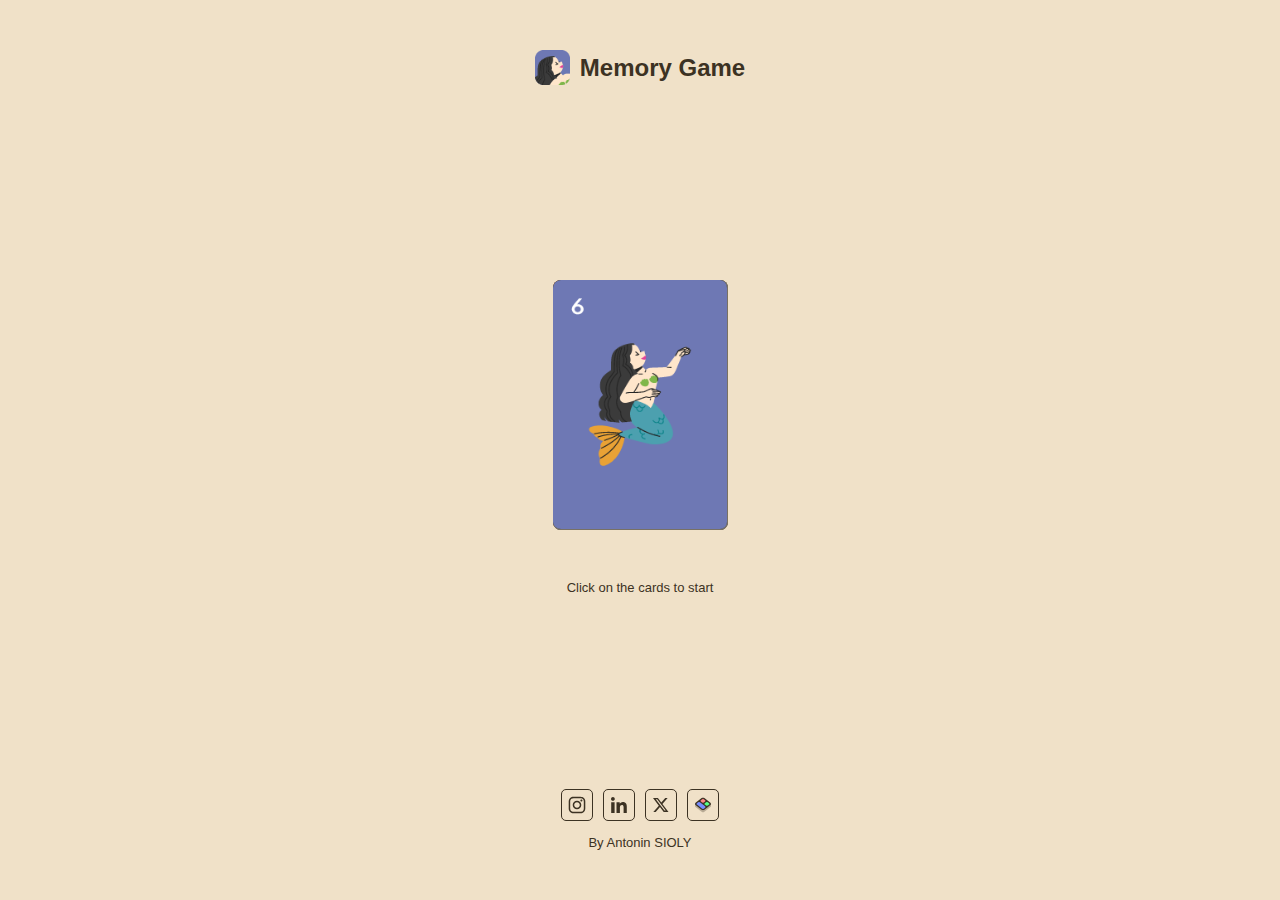
<file: index.html>
<!DOCTYPE html>
<html lang="en">
<head>
    <meta charset="UTF-8">
    <meta name="viewport" content="width=device-width, initial-scale=1.0">
    <title>Memory Game</title>
    <link rel="icon" href="Assets/Icon-memory-game.png">
    <link rel="stylesheet" href="style.css">
</head>
<body id="menu">
    <section class="page">
        <header>
            <img class="logo" src="Assets/Icon-memory-game.png" alt="Logo"/>
            <h1>Memory Game</h1>
        </header>

        <section class="card-container">
            <div class="card-start">
                <img class="card-0" src="Assets/Cards/card-mermaid.png" onclick="startGame()"/>
                <img class="card-1" src="Assets/Cards/card-cactus.png" onclick="startGame()"/>
                <img class="card-2" src="Assets/Cards/card-flag.png" onclick="startGame()"/>
                <img class="card-3" src="Assets/Cards/card-skull.png" onclick="startGame()"/>
            </div>
            <p class="annotation">Click on the cards to start</p>
        </section>
        
        <footer>
            <div class="social">
                <a class="icon-social" href="https://www.instagram.com/antoooo.sio/" target="_blank"><img src="Assets/Icons/Socials/icon-instagram.svg" alt="Instagram"></a>
                <a class="icon-social" href="https://www.linkedin.com/in/antoooo/" target="_blank"><img src="Assets/Icons/Socials/icon-linkedin.svg" alt="LinkedIn"></a>
                <a class="icon-social" href="https://twitter.com/antoooo_sio" target="_blank"><img src="Assets/Icons/Socials/icon-x.svg" alt="X (Twitter)"></a>
                <a class="icon-social" href="https://bento.me/antoooo" target="_blank"><img src="Assets/Icons/Socials/icon-bento.svg" alt="Bento"></a>
            </div>
            <p class="annotation">By Antonin SIOLY</p>
        </footer>
    </section>
    <script src="script.js"></script>
</body>
</html>
</file>
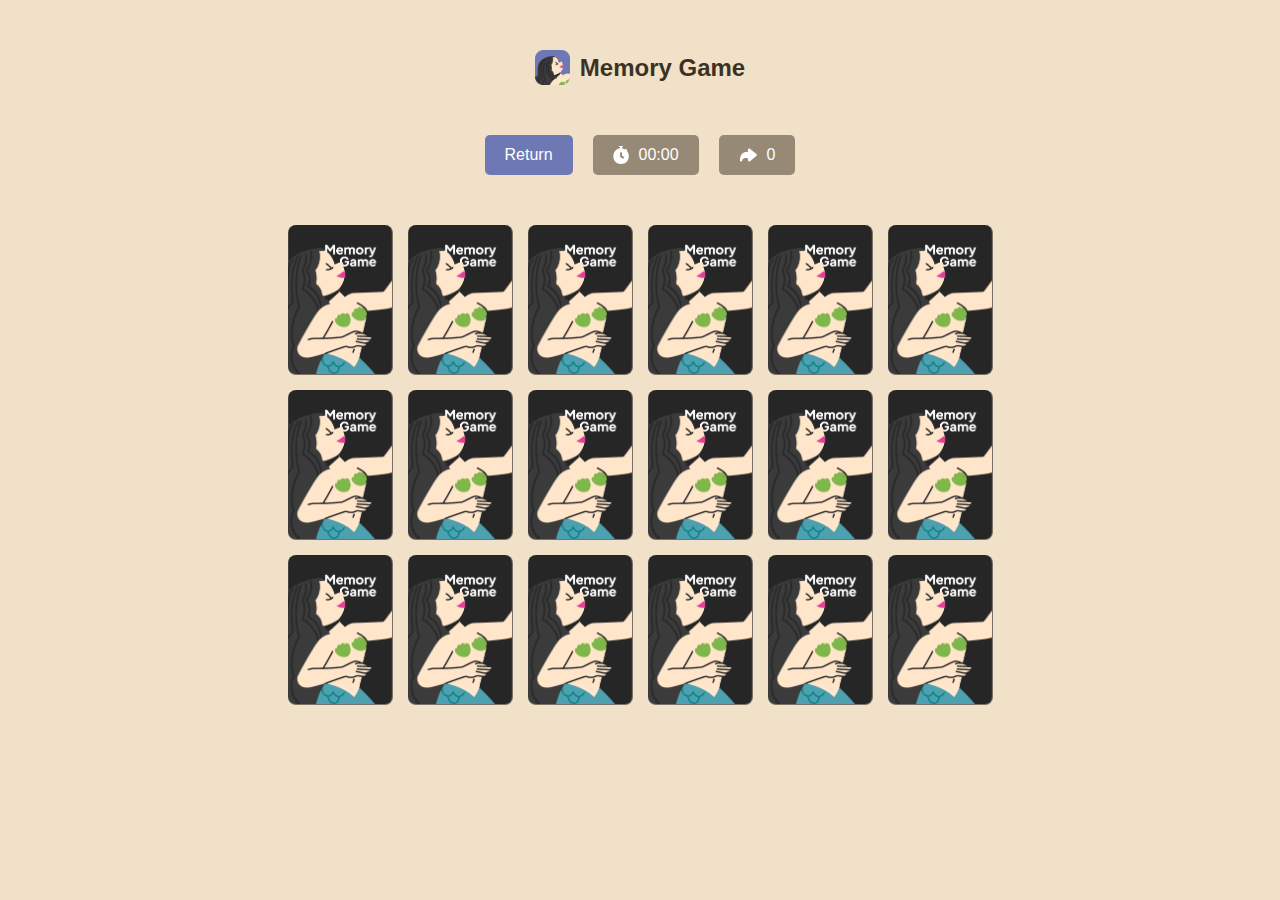
<file: game.html>
<!DOCTYPE html>
<html lang="en">
<head>
    <meta charset="UTF-8">
    <meta name="viewport" content="width=device-width, initial-scale=1.0">
    <title>Memory Game</title>
    <link rel="icon" href="Assets/Icon-memory-game.png">
    <link rel="stylesheet" href="style.css">
</head>
<body id="game">
    <section class="page-game">
        <header>
            <img class="logo" src="Assets/Icon-memory-game.png" alt="Logo"/>
            <h1>Memory Game</h1>
        </header>

        <div class="info">
            <a class="return-btn" onclick="returnToMenu()"><p class="p-menu">Return</p></a>
            <div class="time">
                <img src="Assets/Icons/icon-timer.svg"/>
                <p class="p-menu" id="timer">00:00</p>
            </div>
            <div class="moves">
                <img src="Assets/Icons/icon-moves.svg"/>
                <p class="p-menu" id="moves">0</p>
            </div>
        </div>
        <div id="game-board">

        </div>
    </section>
    <script src="script.js"></script>
</body>
</html>
</file>
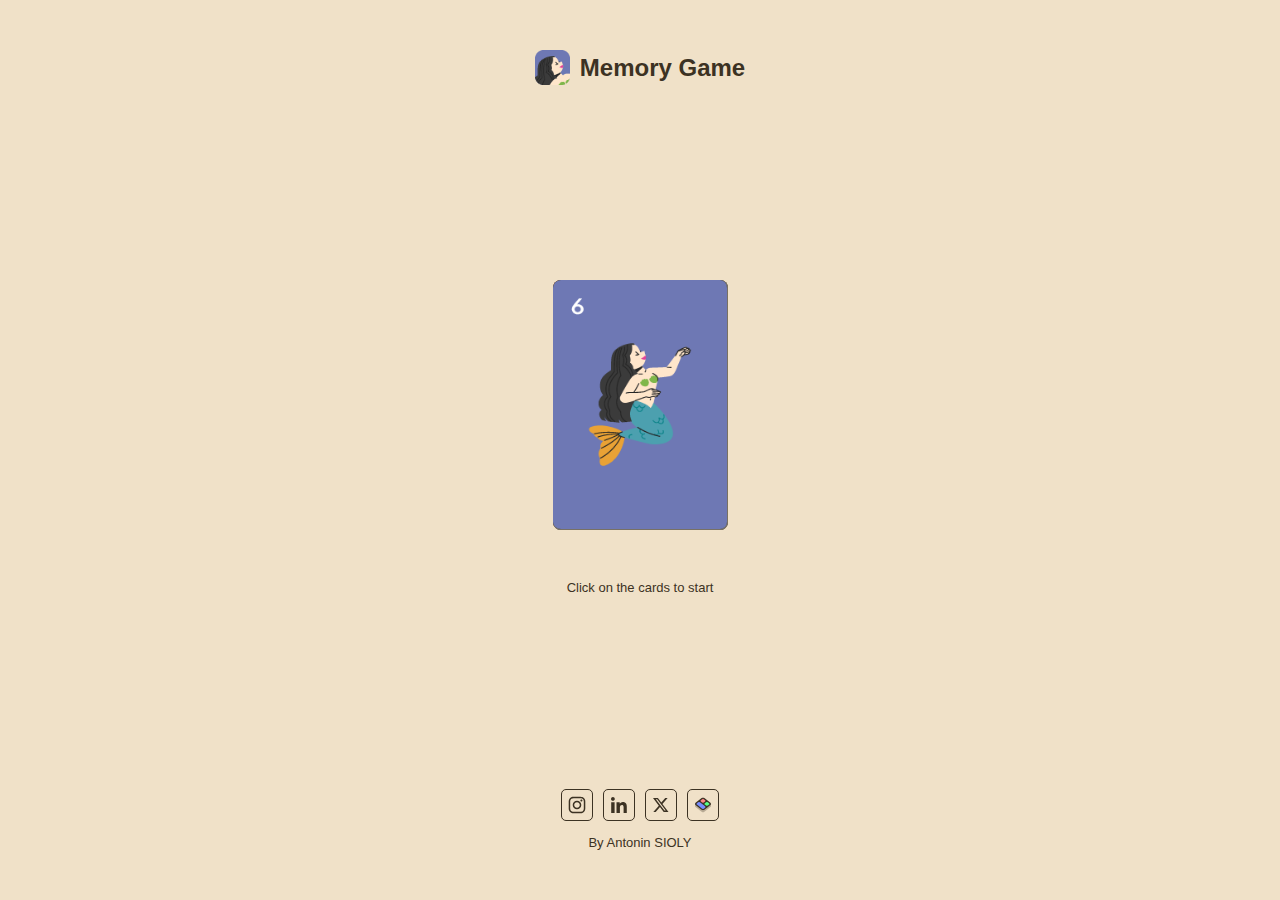
<file: menu.html>
<!DOCTYPE html>
<html lang="en">
<head>
    <meta charset="UTF-8">
    <meta name="viewport" content="width=device-width, initial-scale=1.0">
    <title>Memory Game</title>
    <link rel="icon" href="Assets/Icon.png">
    <link rel="stylesheet" href="style.css">
</head>
<body id="menu">
    <section class="page">
        <header>
            <img class="logo" src="Assets/Icon.png" alt="Logo"/>
            <h1>Memory Game</h1>
        </header>

        <section class="card-container">
            <div class="card-start">
                <img class="card-0" src="Assets/Cards/card-mermaid.png" onclick="startGame()"/>
                <img class="card-1" src="Assets/Cards/card-cactus.png" onclick="startGame()"/>
                <img class="card-2" src="Assets/Cards/card-flag.png" onclick="startGame()"/>
                <img class="card-3" src="Assets/Cards/card-skull.png" onclick="startGame()"/>
            </div>
            <p class="annotation">Click on the cards to start</p>
        </section>
        
        <footer>
            <div class="social">
                <a class="icon-social" href="https://www.instagram.com/antoooo.xyz/" target="_blank"><img src="Assets/Icons/Socials/icon-instagram.svg" alt="Instagram"></a>
                <a class="icon-social" href="https://www.linkedin.com/in/antoooo/" target="_blank"><img src="Assets/Icons/Socials/icon-linkedin.svg" alt="LinkedIn"></a>
                <a class="icon-social" href="https://twitter.com/antoooo_sio" target="_blank"><img src="Assets/Icons/Socials/icon-x.svg" alt="X (Twitter)"></a>
                <a class="icon-social" href="https://bento.me/antoooo" target="_blank"><img src="Assets/Icons/Socials/icon-bento.svg" alt="Bento"></a>
            </div>
            <p class="annotation">By Antonin SIOLY</p>
        </footer>
    </section>
    <script src="script.js"></script>
</body>
</html>
</file>
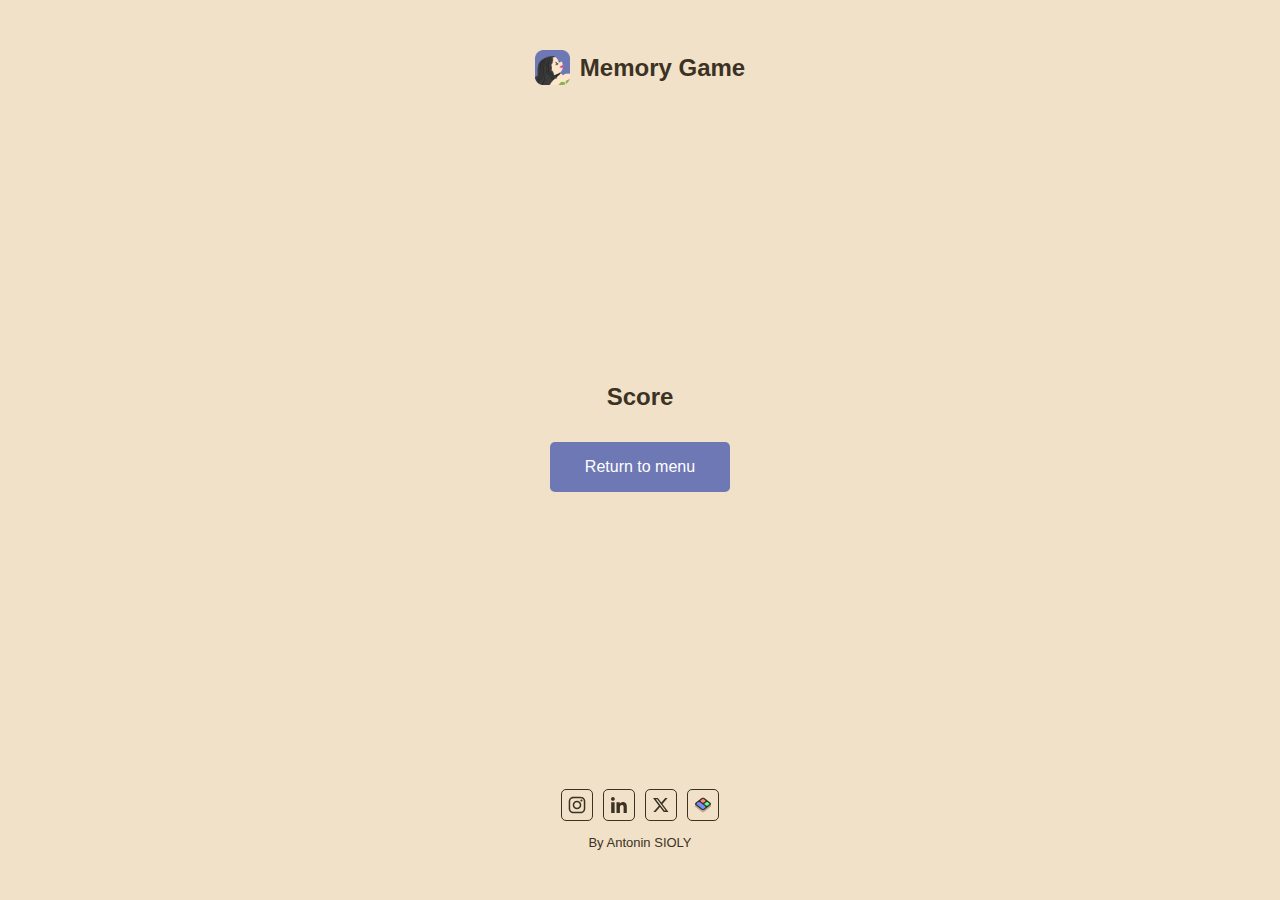
<file: score.html>
<!DOCTYPE html>
<html lang="en">
<head>
    <meta charset="UTF-8">
    <meta name="viewport" content="width=device-width, initial-scale=1.0">
    <title>Memory Game</title>
    <link rel="icon" href="Assets/Icon-memory-game.png">
    <link rel="stylesheet" href="style.css">
</head>
<body id="score">
    <section class="page">
        <header>
            <img class="logo" src="Assets/Icon-memory-game.png" alt="Logo"/>
            <h1>Memory Game</h1>
        </header>

        <section class="score-container">
            <div class="score-title">
                <h1>Score</h1>
                <div class="score-info">
                    <p id="final-score"></p>
                </div>
            </div>
            <a class="score-return-btn" onclick="returnToMenu()"><p class="p-menu">Return to menu</p></a>
        </section>

        <footer>
            <div class="social">
                <a class="icon-social" href="https://www.instagram.com/antoooo.sio/" target="_blank"><img src="Assets/Icons/Socials/icon-instagram.svg" alt="Instagram"></a>
                <a class="icon-social" href="https://www.linkedin.com/in/antoooo/" target="_blank"><img src="Assets/Icons/Socials/icon-linkedin.svg" alt="LinkedIn"></a>
                <a class="icon-social" href="https://twitter.com/antoooo_sio" target="_blank"><img src="Assets/Icons/Socials/icon-x.svg" alt="X (Twitter)"></a>
                <a class="icon-social" href="https://bento.me/antoooo" target="_blank"><img src="Assets/Icons/Socials/icon-bento.svg" alt="Bento"></a>
            </div>
            <p class="annotation">By Antonin SIOLY</p>
        </footer>
    </section>
    <script src="script.js"></script>
</body>
</html>
</file>
<file: style.css>
* {
    font-family: "Plus Jakarta Sans", sans-serif;
    font-style: normal;

    margin: 0px;
    padding: 0px;
    box-sizing: border-box;
}

body {
    background: #F0E1C8;
}

/* Font Style */

p {
    font-weight: 400;
    font-size: 16px;
    line-height: 20px;

    color: #3C3223;
}

.p-menu {
    font-weight: 400;
    font-size: 16px;
    line-height: 20px;

    color: #ffffff;
}

.annotation {
    font-weight: 500;
    font-size: 13px;
    line-height: 15px;

    color: #3C3223;
}

h1 {
    font-weight: 700;
    font-size: 24px;
    line-height: 30px;

    color: #3C3223;
}

/* Page */

.page {
    display: flex;
    flex-direction: column;
    justify-content: space-between;
    align-items: center;
    padding: 50px;
    margin: auto;
    gap: 50px;

    max-width: 740px;
    height: 100vh;
}

/* Header */

header {
    display: flex;
    justify-content: center;
    flex-direction: row;
    align-items: center;
    gap: 10px;

    width: 100%;
    height: auto;
}

.logo {
    width: 35px;
}

/* Footer */

footer {
    display: flex;
    flex-direction: column;
    justify-content: center;
    align-items: center;
    gap: 10px;

    width: 100%;
    height: auto;
}

.social {
    display: flex;
    flex-direction: row;
    align-items: center;
    gap: 10px;
}

.icon-social:hover {
    scale: 1.05;
}

/* Page Menu */

.card-container {
    display: flex;
    flex-direction: column;
    justify-content: center;
    align-items: center;
    gap: 50px;

    width: 100%;
    height: auto;
}

.card-start {
    display: flex;
    position: relative;

    width: auto;
    height: auto;

    cursor: pointer;
}

.card-0 {
    position: absolute;
    width: 175px;
    height: 250px;

    border-width: 0px 1px 1px 0px;
    border-style: solid;
    border-color: #787164;
    border-radius: 8px;

    z-index: 3;
    transition: 0.3s;
}

.card-1 {
    width: 175px;
    height: 250px;
    
    border-width: 0px 1px 1px 0px;
    border-style: solid;
    border-color: #787164;
    border-radius: 8px;

    z-index: 2;
}

.card-2 {
    position: absolute;
    width: 175px;
    height: 250px;
    
    border-width: 0px 1px 1px 0px;
    border-style: solid;
    border-color: #787164;
    border-radius: 8px;

    z-index: 1;
    transition: 0.6s;
}

.card-3 {
    position: absolute;
    width: 175px;
    height: 250px;
    
    border-width: 0px 1px 1px 0px;
    border-style: solid;
    border-color: #787164;
    border-radius: 8px;

    transition: 0.9s;
}

.card-start:hover .card-0 {
    transform: rotate(8deg);
}

.card-start:hover .card-2 {
    transform: translate(-10px, 5px) rotate(-4deg);
}

.card-start:hover .card-3 {
    transform: translate(-10px, 5px) rotate(4deg);
}

/* Page Game */

.page-game {
    display: flex;
    flex-direction: column;
    align-items: center;
    padding: 50px;
    margin: auto;
    gap: 50px;

    max-width: 810px;
    height: auto;
}

@media screen and (max-width: 750px) {
    .page-game {
        padding: 10px;
        gap: 20px;
    }
}

@media screen and (max-width: 850px) {
    .page-game {
        padding: 20px;
        gap: 20px;
    }
}

.info {
    display: flex;
    justify-content: center;
    flex-direction: row;
    align-items: flex-start;
    gap: 20px;

    height: auto;
}

@media screen and (max-width: 350px) {
    .info {
        display: flex;
        justify-content: center;
        flex-direction: column;
        align-items: center;
        gap: 20px;
    }
}

.return-btn {
    display: flex;
    flex-direction: row;
    justify-content: center;
    align-items: center;
    padding: 10px 20px;
    gap: 10px;

    background: #6E78B4;
    border-radius: 5px;

    transition: 0.3s;
    cursor: pointer;
}

.return-btn:hover {
    background: #7e88c2;
    scale: 1.03;
}

.time {
    display: flex;
    flex-direction: row;
    justify-content: center;
    align-items: center;
    padding: 10px 20px;
    gap: 10px;

    background: rgba(60, 50, 35, 0.5);
    border-radius: 5px;
}

.moves {
    display: flex;
    flex-direction: row;
    justify-content: center;
    align-items: center;
    padding: 10px 20px;
    gap: 10px;

    background: rgba(60, 50, 35, 0.5);
    border-radius: 5px;
}

/* Game */

#game-board {
    display: flex;
    flex-direction: row;
    flex-wrap: wrap;
    justify-content: center;
    align-items: center;
    align-content: center;
    gap: 15px;
}

.card {
    width: 105px;
    height: 150px;
    perspective: 1000px;
    cursor: pointer;
}

@media screen and (max-width: 750px) {
    .card {
        width: 77px;
        height: 110px;
    }
}

.card-inner {
    width: 100%;
    height: 100%;
    position: relative;
    transform-style: preserve-3d;
    transition: transform 0.5s;
}

.card.flip .card-inner {
    transform: rotateY(180deg);
}

.card-front, .card-back {
    display: flex;
    align-items: center;
    justify-content: center;
    position: absolute;

    width: 100%;
    height: 100%;

    backface-visibility: hidden;
    border-width: 0px 1px 1px 0px;
    border-style: solid;
    border-color: #787164;
    border-radius: 8px;
}

.card-front {
    background-size: cover;
    background-position: center;
    z-index: 1;
    transform: rotateY(180deg);
}

.card-back {
    background-size: cover;
    background-position: center;
    background-image: url('Assets/Cards/card-back.png');
    z-index: 2;
}

/* Page Score */

.score-container {
    display: flex;
    flex-direction: column;
    justify-content: center;
    align-items: center;
    gap: 30px;

    width: 100%;
    height: auto;
}

.score-title {
    display: flex;
    flex-direction: column;
    align-items: center;
}

.score-info {
    display: flex;
    flex-direction: row;
    align-items: flex-start;
    gap: 10px;
}

.score-return-btn {
    display: flex;
    flex-direction: row;
    align-items: center;
    padding: 15px 35px;
    gap: 10px;

    background: #6E78B4;
    border-radius: 5px;

    transition: 0.3s;
    cursor: pointer;
}

.score-return-btn:hover {
    background: #7e88c2;
    scale: 1.03;
}
</file>
